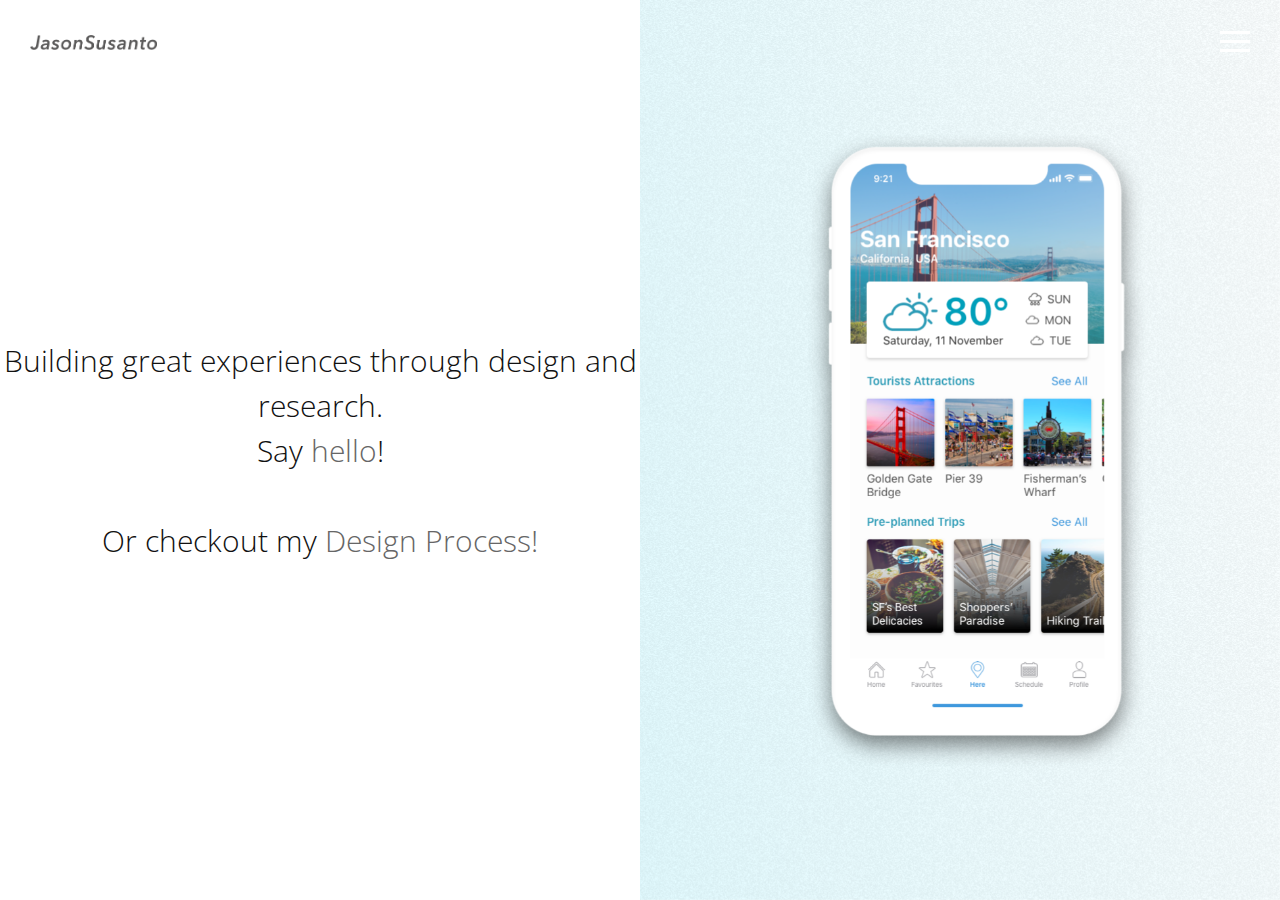
<file: index.html>
<!DOCTYPE html>
<html lang="en">
   <head>
      <meta charset="utf-8">
      <meta http-equiv="X-UA-Compatible" content="IE=edge">
      <meta name="viewport" content="width=device-width, initial-scale=1">
      <meta name="description" content="">
      <meta name="author" content="">
      <title>Jason Susanto | UX Design & Research</title>
      <link rel="icon" href="img/js_icon.png"/>
      <!-- Css -->
      <link href="css/bootstrap.css" rel="stylesheet">
      <link href="css/style.css" rel="stylesheet">
   </head>
   <body>
      <nav class="navbar navbar-default navbar-fixed-top">
         <div class="col-md-12">
            <div class="nav">
               <button class="btn-nav">
               <span class="icon-bar inverted top"></span>
               <span class="icon-bar inverted middle"></span>
               <span class="icon-bar inverted bottom"></span>
               </button>
            </div>
            <a class="navbar-brand" href="index.html">
            <img class="logo" src="img/js_logo_2.png" alt="logo">
            </a>
            <div class="nav-content hideNav hidden">
               <ul class="nav-list vcenter">
                  <li class="nav-item"><a class="item-anchor" href="index.html">Home</a></li>
                  <li class="nav-item"><a class="item-anchor" href="about.html">About Me</a></li>
                  <li class="nav-item"><a class="item-anchor" href="portfolio.html">Portfolio</a></li>
                  <li class="nav-item"><a class="item-anchor" href="contact.html">Contact</a></li>
               </ul>
            </div>
         </div>
      </nav>
      <!-- Header -->
      <div class="span12">
         <div class="col-md-6 no-gutter text-center fill">
            <h2 class="vcenter">Building great experiences through design and research. <br>
                Say <a href="contact.html">hello</a>!
            <br><br> 
            Or checkout my <a href="img/UXDesignProcess.pdf" target="_blank">Design Process!</a> 
        </h2>
            
         </div>
         <div class="col-md-6 no-gutter text-center">
            <div id="header" data-speed="2" data-type="background">
               <div id="headslide" class="carousel slide" data-ride="carousel">
                  <div class="carousel-inner" role="listbox">
                     <div class="item active">
                        <a href="portfolio.html"><img src="img/Travel.png" alt="Slide"></a>
                     </div>
                     <div class="item">
                        <a href="portfolio.html"><img src="img/Recipe.png" alt="Slide"></a>
                    </div>
                    <div class="item">
                        <a href="portfolio.html"><img src="img/RideHailing.png" alt="Slide"></a>
                    </div>
                    <div class="item">
                        <a href="portfolio.html"><img src="img/Books.png" alt="Slide"></a>
                    </div>
                     
                  </div>
               </div>
            </div>
         </div>
      </div>
      <div style="clear:both;"></div>
      <!-- script -->
      <script src="js/jquery.js"></script>
      <script src="js/bootstrap.min.js"></script>
      <script src="js/menu-color.js"></script>
      <script src="js/modernizr.js"></script>
      <script src="js/script.js"></script>
   </body>
</html>
</file>
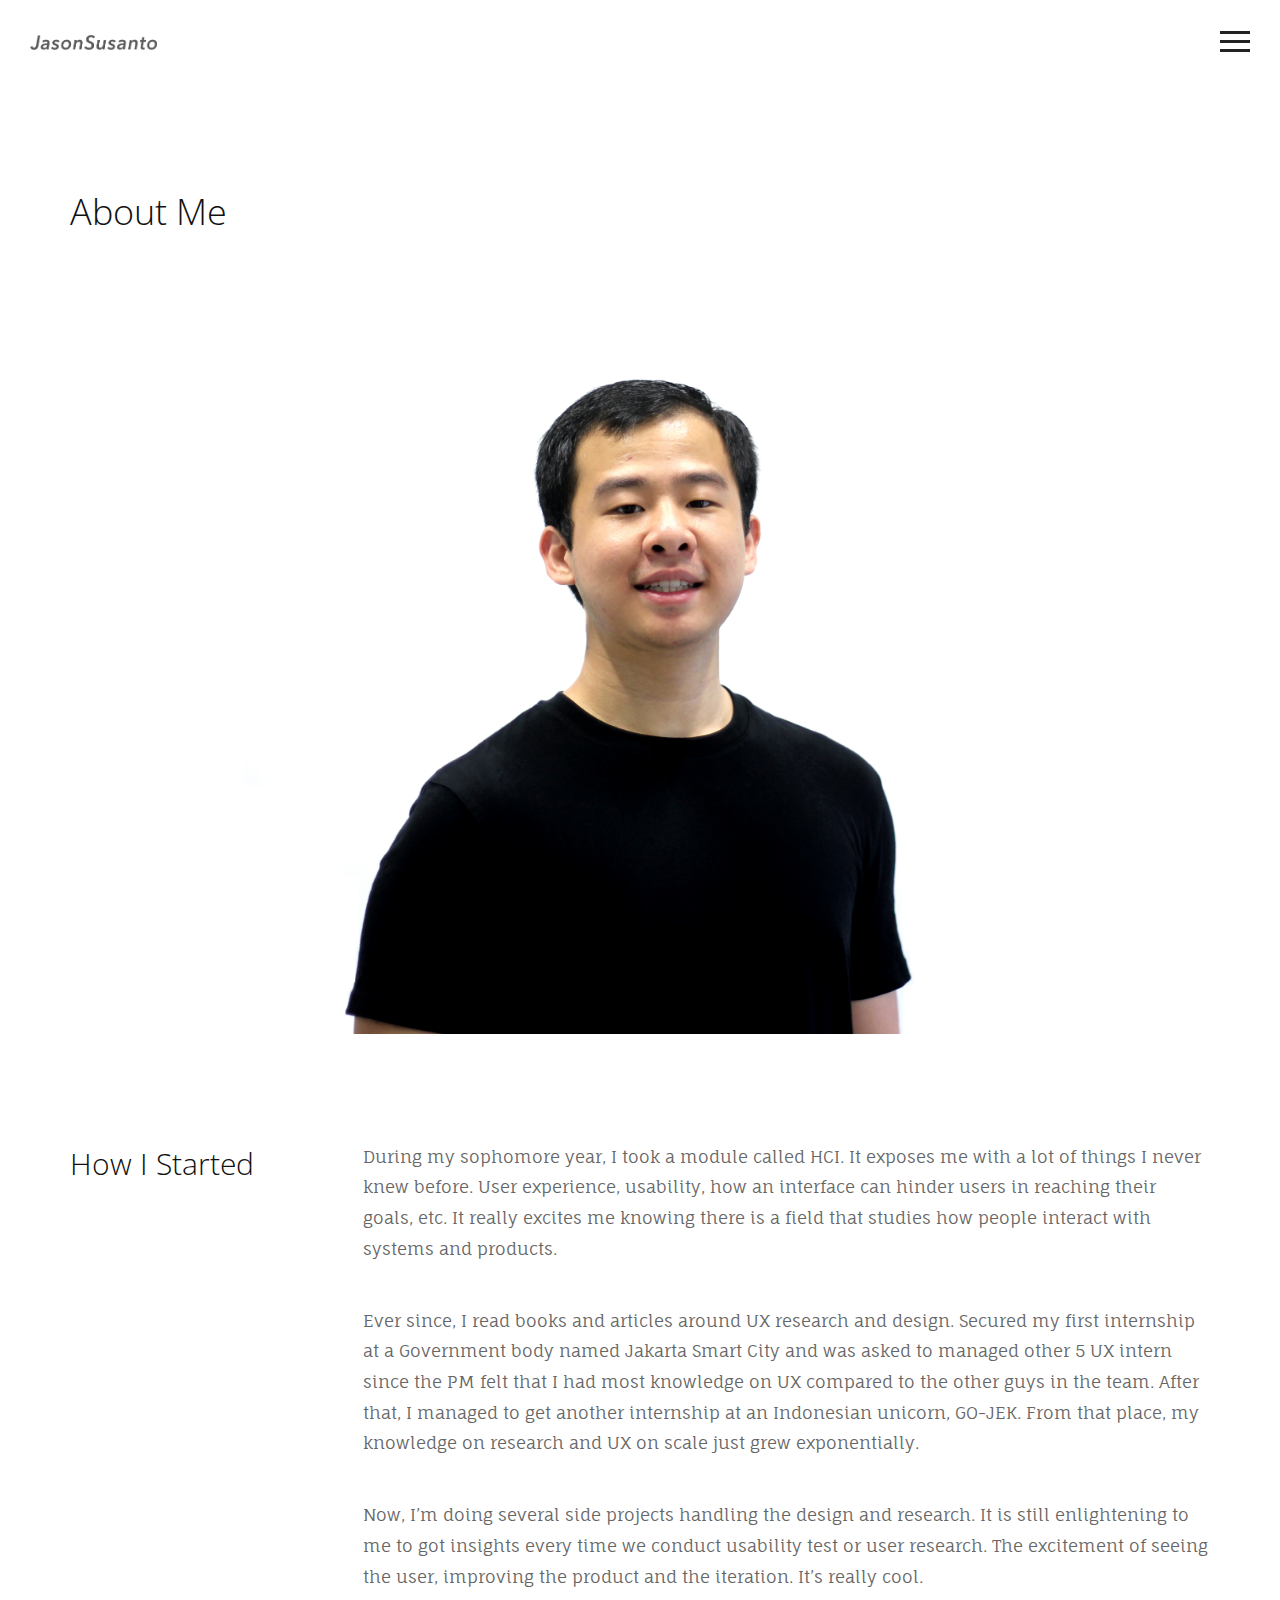
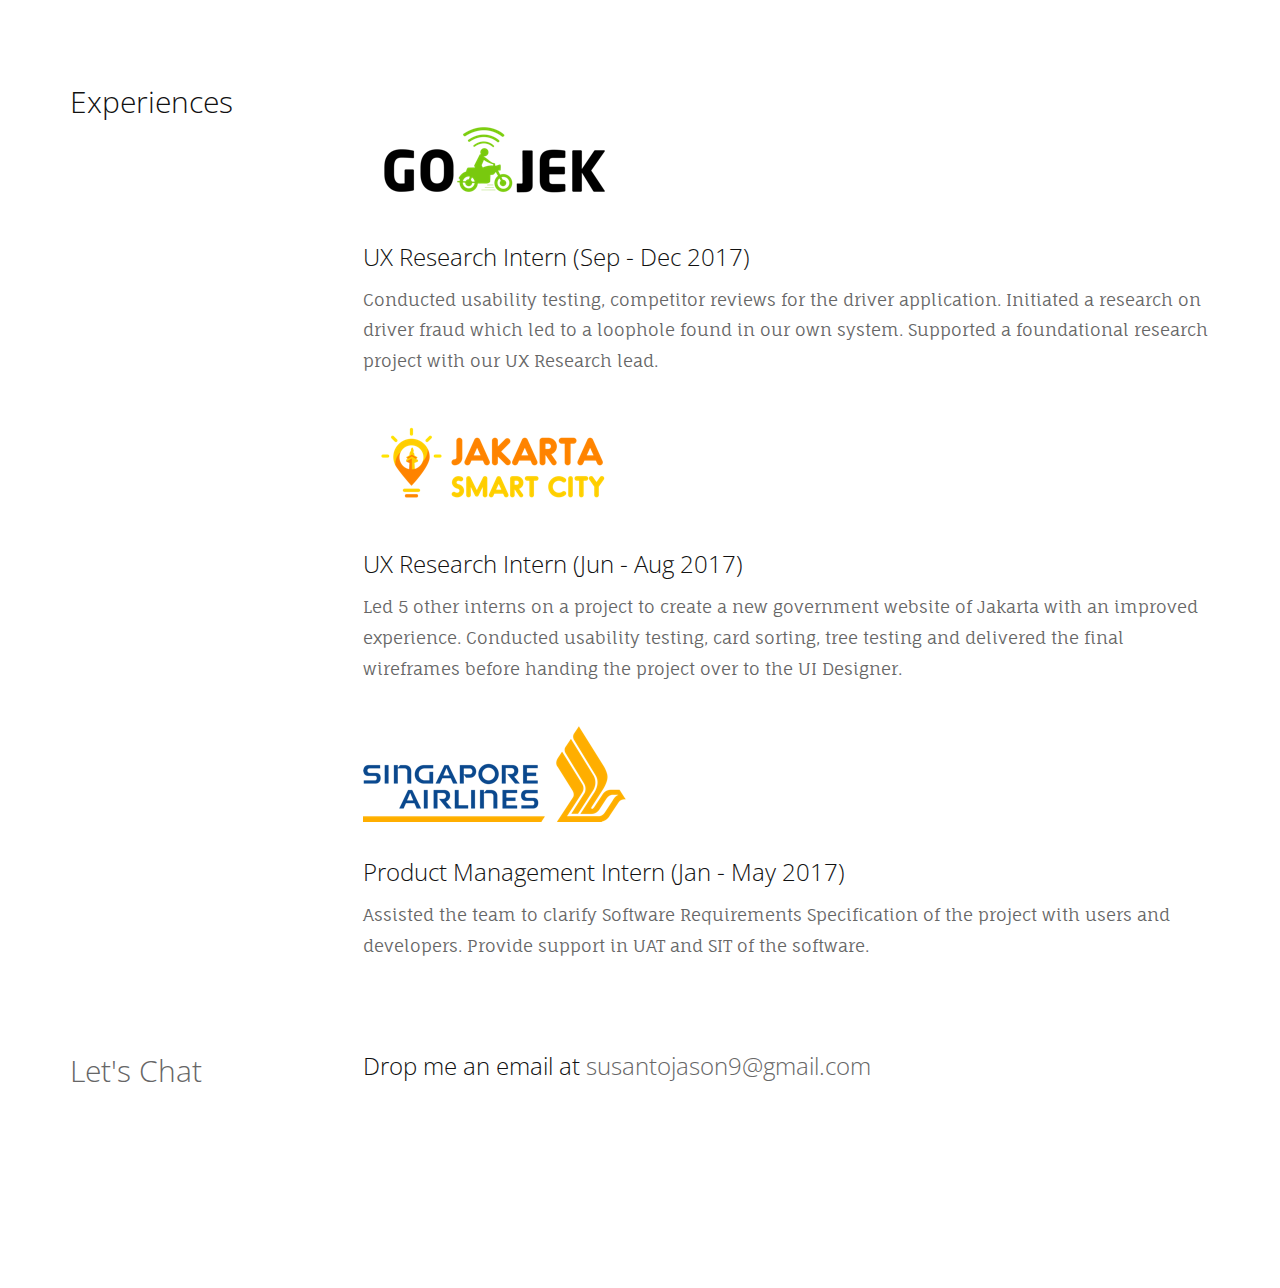
<file: about.html>
<!DOCTYPE html>
<html lang="en">
   <head>
      <meta charset="utf-8">
      <meta http-equiv="X-UA-Compatible" content="IE=edge">
      <meta name="viewport" content="width=device-width, initial-scale=1">
      <meta name="description" content="">
      <meta name="author" content="">
      <title>Jason Susanto | UX Design & Research</title>
      <link rel="icon" href="img/js_icon.png"/>
      <!-- Css -->
      <link href="css/bootstrap.css" rel="stylesheet">
      <link href="css/style.css" rel="stylesheet">
   </head>
   <body>
      <nav class="navbar navbar-default color-fill navbar-fixed-top">
         <div class="col-md-12">
            <div class="nav">
               <button class="btn-nav">
               <span class="icon-bar top"></span>
               <span class="icon-bar middle"></span>
               <span class="icon-bar bottom"></span>
               </button>
            </div>
            <a class="navbar-brand" href="index.html">
            <img class="logo" src="img/js_logo_2.png" alt="logo">
            </a>
            <div class="nav-content hideNav hidden">
               <ul class="nav-list vcenter">
                  <li class="nav-item"><a class="item-anchor" href="index.html">Home</a></li>
                  <li class="nav-item"><a class="item-anchor" href="about.html">About Me</a></li>
                  <li class="nav-item"><a class="item-anchor" href="portfolio.html">Portfolio</a></li>
                  <li class="nav-item"><a class="item-anchor" href="contact.html">Contact</a></li>
               </ul>
            </div>
         </div>
      </nav>
      <section id="about">
         <div class="container">
            <div class="row">
               <div class="col-md-12">
                  <h1>
                     About Me
                  </h1>
                  <br>
                  <img class="img-responsive margin-top-45" src="img/full_jason.png" alt="me">
               </div>
            </div>
            <br>
            <div class="row margin-top-45">
               <div class="col-md-3">
                  <h2>How I Started</h2>
               </div>
               <div class="col-md-9">
                  <p>
                    During my sophomore year, I took a module called HCI. It exposes me with a lot of things I never knew before. User experience, usability, how an interface can hinder users in reaching their goals, etc. It really excites me knowing there is a field that studies how people interact with systems and products. 
                  </p>
                  <br>
                  <p>  
                    Ever since, I read books and articles around UX research and design. Secured my first internship at a Government body named Jakarta Smart City and was asked to managed other 5 UX intern since the PM felt that I had most knowledge on UX compared to the other guys in the team. After that, I managed to get another internship at an Indonesian unicorn, GO-JEK. From that place, my knowledge on research and UX on scale just grew exponentially. 
                  </p>
                  <br>
                  <p>
                    Now, I’m doing several side projects handling the design and research. It is still enlightening to me to got insights every time we conduct usability test or user research. The excitement of seeing the user, improving the product and the iteration. It’s really cool. 
                  </p>
               </div>
            </div>
            <div class="row margin-top-45">
               <div class="col-md-3">
                  <h2>Experiences</h2>
               </div>
               <div class="col-md-9">
                  <img class="img-responsive" src="img/gojek.png" alt="me">
                <h3>UX Research Intern (Sep - Dec 2017)</h3>
                  <p>
                        Conducted usability testing, competitor reviews for the driver application. Initiated a research on driver fraud which led to a loophole found in our own system. Supported a foundational research project with our UX Research lead.
                  </p>
                  <img class="img-responsive" src="img/jsc.png" alt="me">
                <h3>UX Research Intern (Jun - Aug 2017)</h3>
                  <p>
                        Led 5 other interns on a project to create a new government website of Jakarta with an improved experience. Conducted usability testing, card sorting, tree testing and delivered the final wireframes before handing the project over to the UI Designer.
                  </p>
                  <img class="img-responsive" src="img/sq.png" alt="me">
                <h3>Product Management Intern (Jan - May 2017)</h3>
                  <p>
                    Assisted the team to clarify Software Requirements Specification of the project with users and developers. Provide support in UAT and SIT of the software.
                  </p>
               </div>  
            </div>
            <div class="row margin-top-45">
                    <div class="col-md-3">
                       <h2><a href="contact.html">Let's Chat</a></h2>
                    </div>
                    <div class="col-md-9">
                     <h3>Drop me an email at <a href="mailto:susantojason9@gmail.com">susantojason9@gmail.com</a></h3>
                    </div>  
                 </div>
            <!--<div class="row margin-top-45">
               <div class="col-md-3">
                  <h2>Skills</h2>
               </div>
               <div class="col-md-9">
                  <div class="row">
                     <div class="col-md-4">
                        <ul class="list-unstyled">
                           <h3>Bugatti</h3>
                           <li>Vogue</li>
                           <li>Class</li>
                           <li>Hollister</li>
                        </ul>
                     </div>
                     <div class="col-md-4">
                        <ul class="list-unstyled">
                           <li>Zara</li>
                           <li>Coca Cola</li>
                           <li>Ferrari</li>
                           <li>Mercedes Benz</li>
                        </ul>
                     </div>
                     <div class="col-md-4">
                        <ul class="list-unstyled">
                           <li>Tiger</li>
                           <li>Capcom</li>
                           <li>Zara Home</li>
                           <li>Martini</li>
                        </ul>
                     </div>
                  </div>
               </div>
            </div>-->
         </div>
      </section>
      <!-- script -->
      <script src="js/jquery.js"></script>
      <script src="js/bootstrap.min.js"></script>
      <script src="js/modernizr.js"></script>
      <script src="js/script.js"></script>
   </body>
</html>
</file>
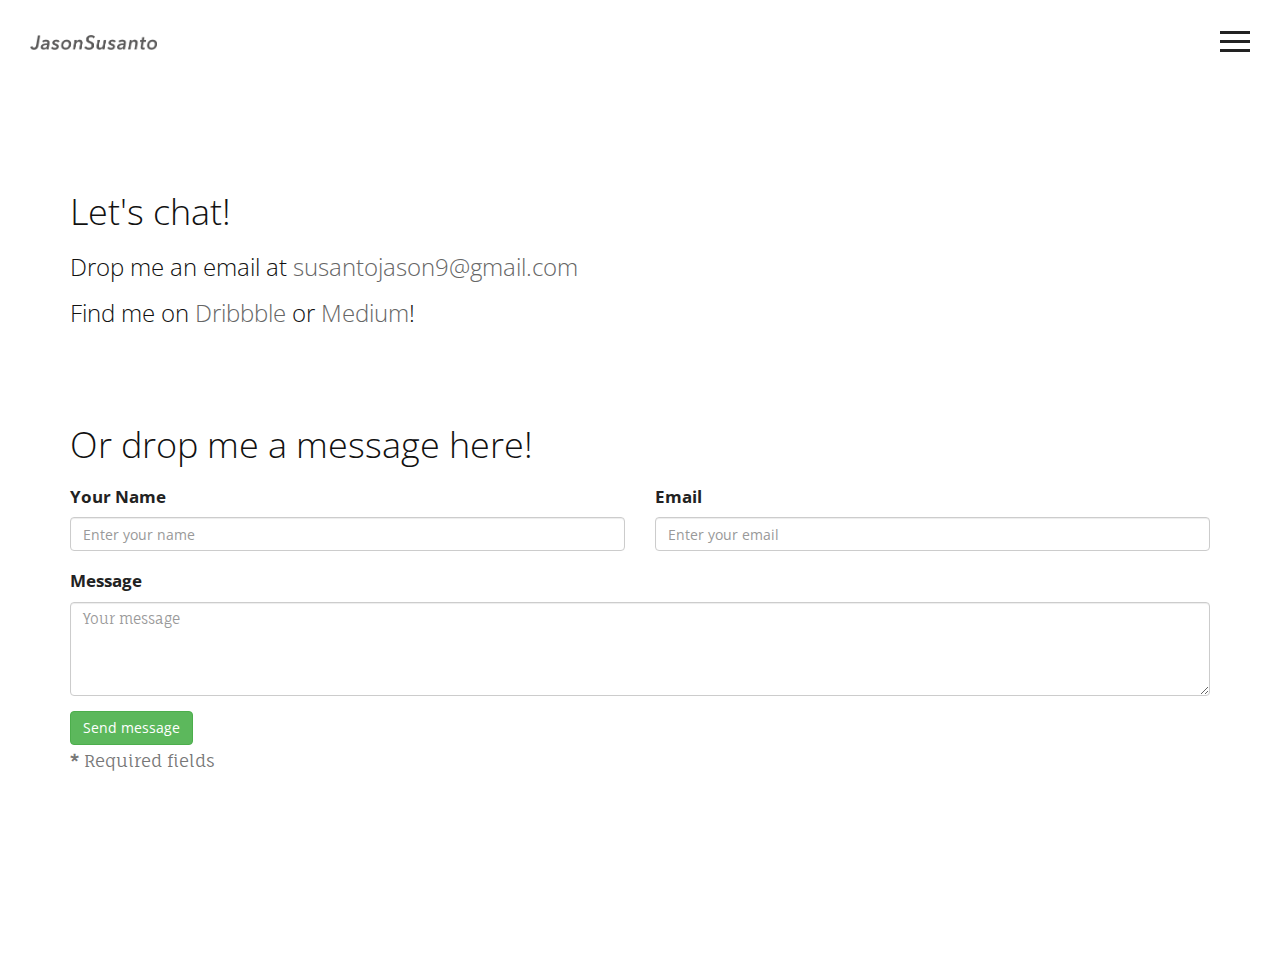
<file: contact.html>
<!DOCTYPE html>
<html lang="en">
   <head>
      <meta charset="utf-8">
      <meta http-equiv="X-UA-Compatible" content="IE=edge">
      <meta name="viewport" content="width=device-width, initial-scale=1">
      <meta name="description" content="">
      <meta name="author" content="">
      <title>Jason Susanto | UX Design & Research</title>
      <link rel="icon" href="img/js_icon.png"/>
      <!-- Css -->
      <link href="css/bootstrap.css" rel="stylesheet">
      <link href="css/style.css" rel="stylesheet">
      <link href="css/portfolio.style.css" rel="stylesheet">
   </head>
   <body>
      <nav class="navbar navbar-default color-fill navbar-fixed-top">
         <div class="col-md-12">
            <div class="nav">
               <button class="btn-nav">
               <span class="icon-bar top"></span>
               <span class="icon-bar middle"></span>
               <span class="icon-bar bottom"></span>
               </button>
            </div>
            <a class="navbar-brand" href="index.html">
            <img class="logo" src="img/js_logo_2.png" alt="logo">
            </a>
            <div class="nav-content hideNav hidden">
               <ul class="nav-list vcenter">
                  <li class="nav-item"><a class="item-anchor" href="index.html">Home</a></li>
                  <li class="nav-item"><a class="item-anchor" href="about.html">About Me</a></li>
                  <li class="nav-item"><a class="item-anchor" href="portfolio.html">Portfolio</a></li>
                  <li class="nav-item"><a class="item-anchor" href="contact.html">Contact</a></li>
               </ul>
            </div>
         </div>
      </nav>
      <section>
         <div class="container">
            <div class="row">
               <div class="col-md-12">
                  <h1>
                     Let's chat!<br>
                  </h1>
                  <h3>Drop me an email at <a href="mailto:susantojason9@gmail.com">susantojason9@gmail.com</a></h3>
                  <h3>Find me on <a href="http://www.dribbble.com/jsusanto">Dribbble</a> or <a href="http://www.medium.com/@jsusanto9">Medium</a>!</h3>
               </div>
            </div>
            <!--<div class="row margin-top-45">
               <div class="col-md-12">
                  <img class="img-responsive margin-top-45" src="img/5.jpg" alt="me">
               </div>
            </div>-->

            <!--START FORM-->
            <div class="row margin-top-45">
                    <div class="col-md-12">
            <h1>
                Or drop me a message here!<br>
             </h1>
            <form id="contact-form" method="post" action="https://docs.google.com/forms/d/e/1FAIpQLSf6itqVPYmkR1pZTHV3SMAuW7MUrHS6U1xxpVDau6WQ-1cu_w/formResponse" role="form">

                <div class="messages"></div>
            
                <div class="controls custom-input">
            
                    <div class="row ">
                        <div class="col-md-6">
                            <div class="form-group">
                                <label for="form_name">Your Name</label>
                                <input id="form_name" type="text" name="entry.1765209365" class="form-control" placeholder="Enter your name" required="required" data-error="Firstname is required.">
                                <div class="help-block with-errors"></div>
                            </div>
                        </div>
                        <div class="col-md-6">
                            <div class="form-group">
                                <label for="form_email">Email</label>
                                <input id="form_email" type="email" name="entry.1067525464" class="form-control" placeholder="Enter your email" required="required" data-error="Valid email is required.">
                                <div class="help-block with-errors"></div>
                            </div>
                        </div>
                    </div>
                    <div class="row">
                        <div class="col-md-12">
                            <div class="form-group">
                                <label for="form_message">Message</label>
                                <textarea id="form_message" name="entry.1085241164" class="form-control" placeholder="Your message" rows="4" required="required" data-error="Please, leave us a message."></textarea>
                                <div class="help-block with-errors"></div>
                            </div>
                        </div>
                        <div class="col-md-12">
                            <input type="submit" class="btn btn-success btn-send" value="Send message">
                        </div>
                    </div>
                    <div class="row">
                        <div class="col-md-12">
                            <p class="text-muted">
                                <strong>*</strong> Required fields
                        </div>
                    </div>
                </div>
            </form>
            </div>
        </div>
            <!--END FORM-->
            
         </div>
         </div>
      </section>
      <!-- script -->
      <script src="js/jquery.js"></script>
      <script src="js/bootstrap.min.js"></script>
      <script src="js/modernizr.js"></script>
      <script src="js/script.js"></script>
   </body>
</html>
</file>
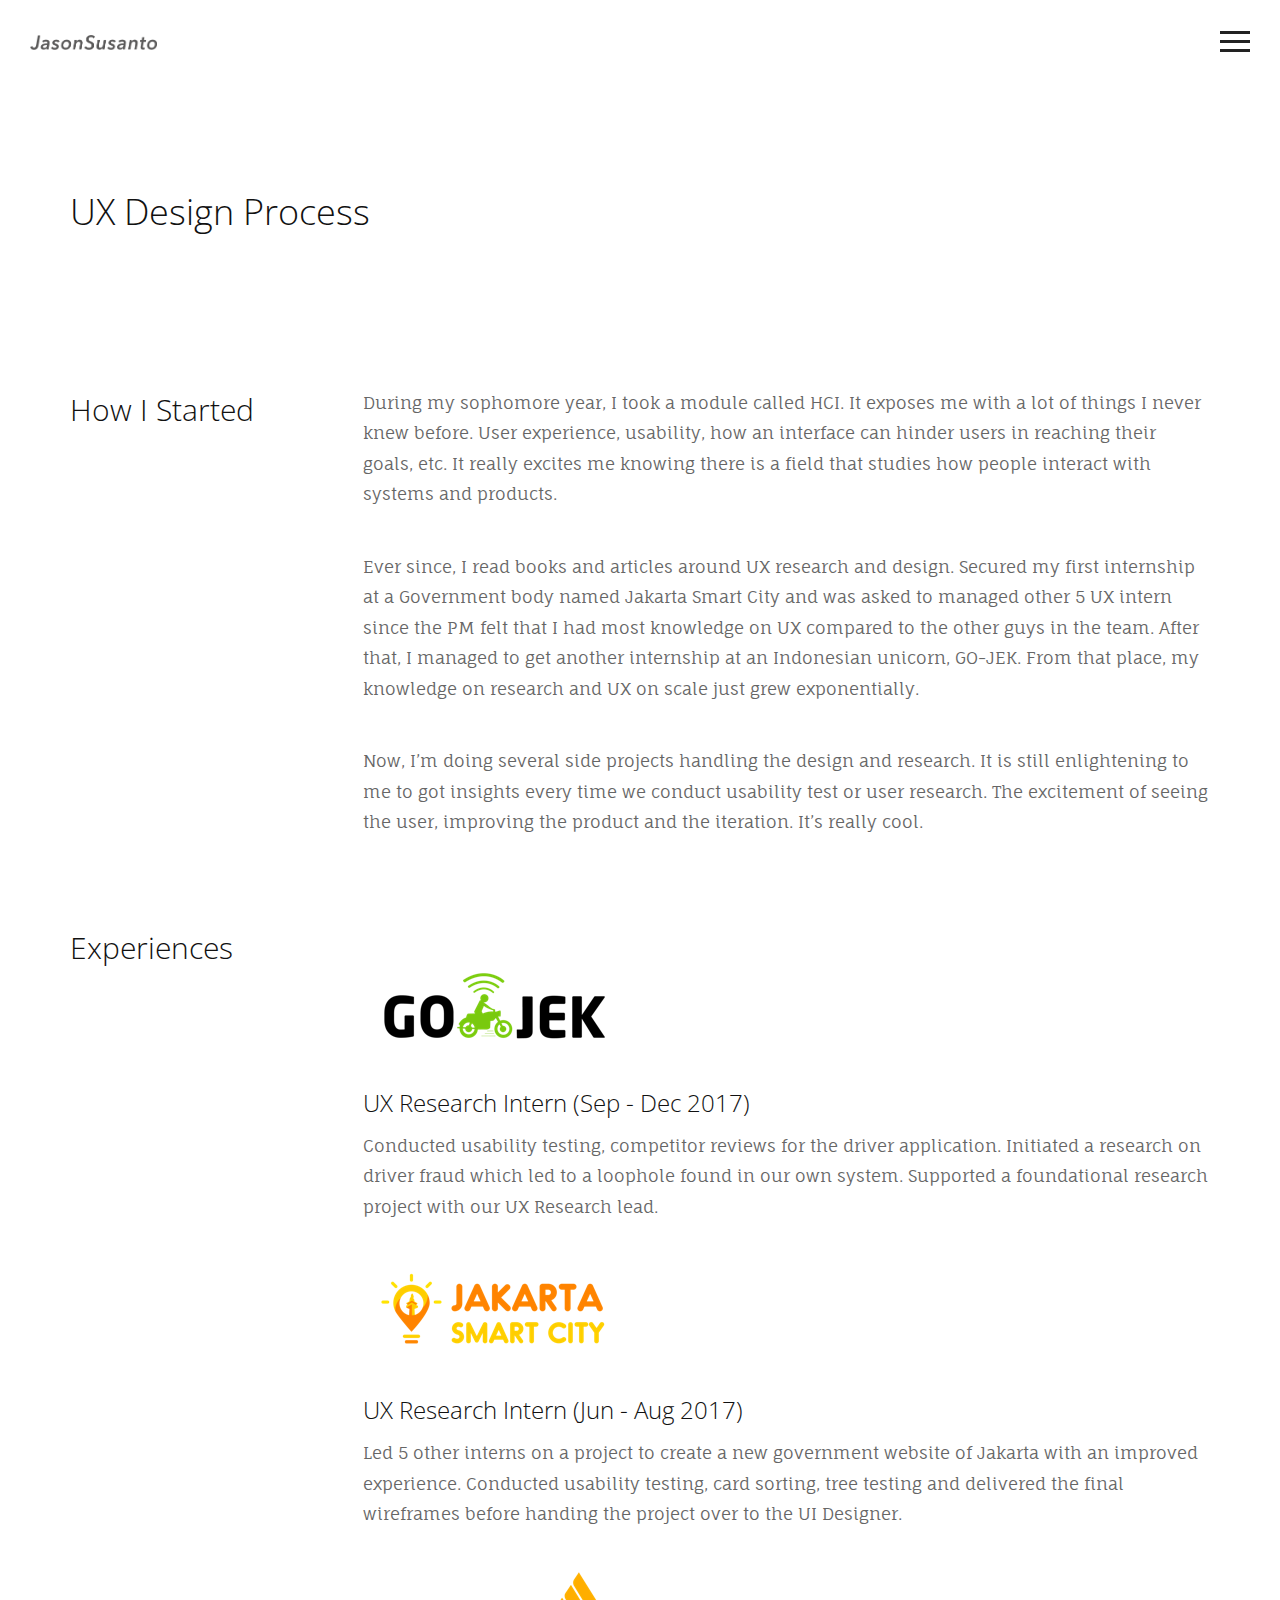
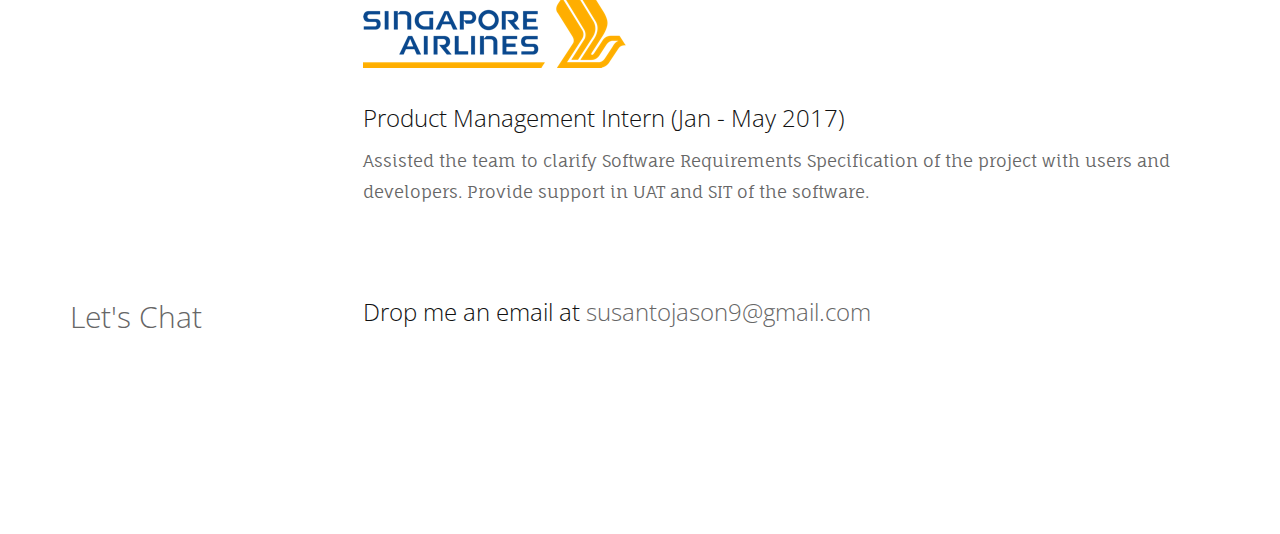
<file: designprocess.html>
<!DOCTYPE html>
<html lang="en">
   <head>
      <meta charset="utf-8">
      <meta http-equiv="X-UA-Compatible" content="IE=edge">
      <meta name="viewport" content="width=device-width, initial-scale=1">
      <meta name="description" content="">
      <meta name="author" content="">
      <title>Jason Susanto | UX Design & Research</title>
      <link rel="icon" href="img/js_icon.png"/>
      <!-- Css -->
      <link href="css/bootstrap.css" rel="stylesheet">
      <link href="css/style.css" rel="stylesheet">
   </head>
   <body>
      <nav class="navbar navbar-default color-fill navbar-fixed-top">
         <div class="col-md-12">
            <div class="nav">
               <button class="btn-nav">
               <span class="icon-bar top"></span>
               <span class="icon-bar middle"></span>
               <span class="icon-bar bottom"></span>
               </button>
            </div>
            <a class="navbar-brand" href="index.html">
            <img class="logo" src="img/js_logo_2.png" alt="logo">
            </a>
            <div class="nav-content hideNav hidden">
               <ul class="nav-list vcenter">
                  <li class="nav-item"><a class="item-anchor" href="index.html">Home</a></li>
                  <li class="nav-item"><a class="item-anchor" href="about.html">About Me</a></li>

                  <li class="nav-item"><a class="item-anchor" href="portfolio.html">Portfolio</a></li>
                  <li class="nav-item"><a class="item-anchor" href="contact.html">Contact</a></li>
               </ul>
            </div>
         </div>
      </nav>
      <section id="about">
         <div class="container">
            <div class="row">
               <div class="col-md-12">
                  <h1>
                     UX Design Process
                  </h1>
                  <br>
               </div>
            </div>
            <br>
            <div class="row margin-top-45">
               <div class="col-md-3">
                  <h2>How I Started</h2>
               </div>
               <div class="col-md-9">
                  <p>
                    During my sophomore year, I took a module called HCI. It exposes me with a lot of things I never knew before. User experience, usability, how an interface can hinder users in reaching their goals, etc. It really excites me knowing there is a field that studies how people interact with systems and products. 
                  </p>
                  <br>
                  <p>  
                    Ever since, I read books and articles around UX research and design. Secured my first internship at a Government body named Jakarta Smart City and was asked to managed other 5 UX intern since the PM felt that I had most knowledge on UX compared to the other guys in the team. After that, I managed to get another internship at an Indonesian unicorn, GO-JEK. From that place, my knowledge on research and UX on scale just grew exponentially. 
                  </p>
                  <br>
                  <p>
                    Now, I’m doing several side projects handling the design and research. It is still enlightening to me to got insights every time we conduct usability test or user research. The excitement of seeing the user, improving the product and the iteration. It’s really cool. 
                  </p>
               </div>
            </div>
            <div class="row margin-top-45">
               <div class="col-md-3">
                  <h2>Experiences</h2>
               </div>
               <div class="col-md-9">
                  <img class="img-responsive" src="img/gojek.png" alt="me">
                <h3>UX Research Intern (Sep - Dec 2017)</h3>
                  <p>
                        Conducted usability testing, competitor reviews for the driver application. Initiated a research on driver fraud which led to a loophole found in our own system. Supported a foundational research project with our UX Research lead.
                  </p>
                  <img class="img-responsive" src="img/jsc.png" alt="me">
                <h3>UX Research Intern (Jun - Aug 2017)</h3>
                  <p>
                        Led 5 other interns on a project to create a new government website of Jakarta with an improved experience. Conducted usability testing, card sorting, tree testing and delivered the final wireframes before handing the project over to the UI Designer.
                  </p>
                  <img class="img-responsive" src="img/sq.png" alt="me">
                <h3>Product Management Intern (Jan - May 2017)</h3>
                  <p>
                    Assisted the team to clarify Software Requirements Specification of the project with users and developers. Provide support in UAT and SIT of the software.
                  </p>
               </div>  
            </div>
            <div class="row margin-top-45">
                    <div class="col-md-3">
                       <h2><a href="contact.html">Let's Chat</a></h2>
                    </div>
                    <div class="col-md-9">
                     <h3>Drop me an email at <a href="mailto:susantojason9@gmail.com">susantojason9@gmail.com</a></h3>
                    </div>  
                 </div>
            <!--<div class="row margin-top-45">
               <div class="col-md-3">
                  <h2>Skills</h2>
               </div>
               <div class="col-md-9">
                  <div class="row">
                     <div class="col-md-4">
                        <ul class="list-unstyled">
                           <h3>Bugatti</h3>
                           <li>Vogue</li>
                           <li>Class</li>
                           <li>Hollister</li>
                        </ul>
                     </div>
                     <div class="col-md-4">
                        <ul class="list-unstyled">
                           <li>Zara</li>
                           <li>Coca Cola</li>
                           <li>Ferrari</li>
                           <li>Mercedes Benz</li>
                        </ul>
                     </div>
                     <div class="col-md-4">
                        <ul class="list-unstyled">
                           <li>Tiger</li>
                           <li>Capcom</li>
                           <li>Zara Home</li>
                           <li>Martini</li>
                        </ul>
                     </div>
                  </div>
               </div>
            </div>-->
         </div>
      </section>
      <!-- script -->
      <script src="js/jquery.js"></script>
      <script src="js/bootstrap.min.js"></script>
      <script src="js/modernizr.js"></script>
      <script src="js/script.js"></script>
   </body>
</html>
</file>
<file: css/style.css>
@import url(https://fonts.googleapis.com/css?family=Open+Sans:400,300);
@import 'https://fonts.googleapis.com/css?family=Fauna+One';

/*---------- Global Style ----------*/

body {
    color: #222;
    font-family: 'Fauna One', serif;
    font-size: 17px;
    line-height: 1.8!important;
}
html {
    overflow-x: hidden;
}
h1,
h2,
h3,
h4,
h5,
h6 {
    font-family: 'Open Sans', sans-serif;
    font-weight: 200;
    color: #111;
    line-height: 1.5em;
    margin-top: 0;
}
p {
    font-family: 'Fauna One', serif;
    font-weight: 300;
    margin-top: 1px;
}
p,
ul,
li {
    color: #666;
}
section {
    padding-top: 185px;
    padding-bottom: 185px;
}
.no-gutter {
    padding-right: 0;
    padding-left: 0;
}
a,
a:link {
    color: #666;
}
a:hover,
a:focus,
a:visited {
    color: #666;
    text-decoration: none;
}
.vcenter {
    position: relative;
    top: 50%;
    transform: translateY(-50%);
    -webkit-transform: translateY(-50%);
    -ms-transform: translateY(-50%);
}
.fill {
    height: 100vh;
}
.margin-top-05 {
    margin-top: 0.5em;
}
.margin-top-10 {
    margin-top: 1.0em;
}
.margin-top-15 {
    margin-top: 1.5em;
}
.margin-top-20 {
    margin-top: 2.0em;
}
.margin-top-25 {
    margin-top: 2.5em;
}
.margin-top-30 {
    margin-top: 3.0em;
}
.margin-top-35 {
    margin-top: 3.5em;
}
.margin-top-40 {
    margin-top: 4.0em;
}
.margin-top-45 {
    margin-top: 4.5em;
}

/*---------- Navbar ----------*/

.nav {
    position: relative;
    width: auto;
    display: inline-block;
    border: none;
    float: right;
    z-index: 99999;
}
.navbar-fixed-top {
    padding-top: 10px;
}
.navbar-brand {
    padding-top: 25px;
}
.navbar-brand > img {
    max-width: 127px;
    z-index: 9999;
}
@media (max-width: 768px) {
    .navbar-brand {
        padding-left: 0px;
    }
}
.navbar-default {
    background-color: transparent;
    border-color: transparent;
}
.navbar-default.color-fill {
    background-color: #fff;
    border-color: transparent;
}
.btn-nav {
    background: transparent;
    border: none;
    padding: 15px;
    -webkit-transition: all .5s ease;
    -moz-transition: all .5s ease;
    -ms-transition: all .5s ease;
    -o-transition: all .5s ease;
    transition: all .5s ease;
    cursor: pointer;
    z-index: 99999;
}
@media (max-width: 768px) {
    .btn-nav {
        padding: 15px 0;
    }
}
.btn-nav:focus {
    outline: 0;
}
.icon-bar {
    display: block;
    margin: 6px 0;
    width: 30px;
    height: 3px;
    background-color: #222;
}
.icon-bar.inverted {
    background-color: #fff;
}
@media (max-width: 992px) {
    .icon-bar.inverted {
        background-color: #222;
    }
}
.opaque {
    background-color: #fff!important;
}
.btn-nav:hover .icon-bar {
    -webkit-transition: all 1s ease;
    -moz-transition: all 1s ease;
    -ms-transition: all 1s ease;
    -o-transition: all 1s ease;
    transition: all 1s ease;
    background-color: #555;
}
.nav-content {
    position: fixed;
    top: -100%;
    bottom: 0;
    left: 0;
    right: 0;
    background-color: rgba(255, 255, 255, 1);
    display: block;
    height: 100%;
    z-index: 9;
}
.nav-list {
    list-style: none;
    padding: 0;
    position: relative;
}
.item-anchor {
    color: #fff;
    font-size: 30px;
    font-weight: 100;
    position: relative;
    text-decoration: none;
    padding: 10px;
}
.item-anchor:hover,
.item-anchor:focus {
    color: #ffffff;
    -webkit-transition: all 1s ease;
    -moz-transition: all 1s ease;
    -ms-transition: all 1s ease;
    -o-transition: all 1s ease;
    transition: all 1s ease;
}
.item-anchor:hover:after,
.item-anchor:focus:after {
    width: 100%;
    background: #f7f7f7;
    -webkit-transition: all 1s ease;
    -moz-transition: all 1s ease;
    -ms-transition: all 1s ease;
    -o-transition: all 1s ease;
    transition: all 1s ease;
}
.nav-item {
    font-family: 'Open Sans', sans-serif;
    margin: 10px auto;
    text-align: center;
    color: #222;
}
.nav-item a:link,
.nav-item a:hover,
.nav-item a:focus {
    color: #222;
}
.nav-item a:hover,
.nav-item a:focus {
    border-bottom: 2px solid #222;
}
.animated {
    display: block;
    margin: 0 auto;
}
.animated:hover .icon-bar,
.animated:focus .icon-bar {
    background-color: #fff;
}
.animated:focus {
    cursor: pointer;
    z-index: 9999;
}
.middle {
    margin: 0 auto;
}
.icon-bar {
    -webkit-transition: all .7s ease;
    -moz-transition: all .7s ease;
    -ms-transition: all .7s ease;
    -o-transition: all .7s ease;
    transition: all .7s ease;
    z-index: 999999;
}
.animated .icon-bar {
    z-index: 999999;
    background-color: #222!important;
}
.animated .top {
    -webkit-transform: translateY(7px) rotateZ(45deg);
    -moz-transform: translateY(7px) rotateZ(45deg);
    -ms-transform: translateY(7px) rotateZ(45deg);
    -o-transform: translateY(7px) rotateZ(45deg);
    transform: translateY(7px) rotateZ(45deg);
}
.animated .bottom {
    -webkit-transform: translateY(-11px) rotateZ(-45deg);
    -moz-transform: translateY(-11px) rotateZ(-45deg);
    -ms-transform: translateY(-11px) rotateZ(-45deg);
    -o-transform: translateY(-11px) rotateZ(-45deg);
    transform: translateY(-11px) rotateZ(-45deg);
}
.animated .middle {
    width: 0;
}
@keyframes showNav {
    from {
        top: -100%;
    }
    to {
        top: 0;
    }
}
@-webkit-keyframes showNav {
    from {
        top: -100%;
    }
    to {
        top: 0;
    }
}
@-moz-keyframes showNav {
    from {
        top: -100%;
    }
    to {
        top: 0;
    }
}
@-o-keyframes showNav {
    from {
        top: -100%;
    }
    to {
        top: 0;
    }
}
.showNav {
    -webkit-animation: showNav 1s ease forwards;
    -moz-animation: showNav 1s ease forwards;
    -o-animation: showNav 1s ease forwards;
    animation: showNav 1s ease forwards;
}
@keyframes hideNav {
    from {
        top: 0;
    }
    to {
        top: -100%;
    }
}
@-webkit-keyframes hideNav {
    from {
        top: 0;
    }
    to {
        top: -100%;
    }
}
@-moz-keyframes hideNav {
    from {
        top: 0;
    }
    to {
        top: -100%;
    }
}
@-o-keyframes hideNav {
    from {
        top: 0;
    }
    to {
        top: -100%;
    }
}
.hideNav {
    -webkit-animation: hideNav 1s ease forwards;
    -moz-animation: hideNav 1s ease forwards;
    -o-animation: hideNav 1s ease forwards;
    animation: hideNav 1s ease forwards;
}
.hidden {
    display: none;
}

/*---------- Menu Icon Animation ----------*/

.navbar-toggle * {
    -ms-transition: all 0.4s ease;
    -webkit-transition: all 0.4s ease;
    -moz-transition: all 0.4s ease;
    -o-transition: all 0.4s ease;
    transition: all 0.4s ease;
}
.navbar-toggle {
    border: medium none;
    border-radius: 0;
    color: #fff;
    cursor: pointer;
    height: 50px;
    padding: 16px;
    width: 50px;
    float: right;
    margin-top: 0px;
    margin-bottom: 0px;
}
.navbar-default .navbar-toggle:hover,
.navbar-default .navbar-toggle:focus {
    background-color: #fff;
}
.navbar-default .navbar-toggle,
.navbar-default .navbar-collapse,
.navbar-default .navbar-form {
    border-color: #fff;
}
.navbar-toggle span {
    width: 25px;
    height: 3px;
    margin-bottom: 5px;
    background-color: #222;
    display: block;
}
.navbar-toggle span.bar1 {
    -ms-transform: rotate(45deg);
    -webkit-transform: rotate(45deg);
    -moz-transform: rotate(45deg);
    -o-transform: rotate(45deg);
    transform: rotate(45deg);
    -ms-transform-origin: 1px 3px;
    -webkit-transform-origin: 1px 3px;
    -moz-transform-origin: 1px 3px;
    -o-transform-origin: 1px 3px;
    transform-origin: 1px 3px;
    width: 31px;
}
.navbar-toggle span.bar2 {
    -ms-transform: rotate(-360deg) scale(0);
    -webkit-transform: rotate(-360deg) scale(0);
    -moz-transform: rotate(-360deg) scale(0);
    -o-transform: rotate(-360deg) scale(0);
    transform: rotate(-360deg) scale(0);
}
.navbar-toggle span.bar3 {
    -ms-transform: rotate(-45deg);
    -webkit-transform: rotate(-45deg);
    transform: rotate(-45deg);
    -ms-transform-origin: 8px 2px;
    -webkit-transform-origin: 8px 2px;
    transform-origin: 8px 2px;
    width: 31px;
}
.navbar-toggle.collapsed span.bar1,
.navbar-toggle.collapsed span.bar2,
.navbar-toggle.collapsed span.bar3,
.navbar-toggle.collapsed span.bar4 {
    -ms-transform: none;
    -webkit-transform: none;
    transform: none;
    width: 30px;
}

/*---------- Header ----------*/

#header {
    height: 50%;
    margin: 0 auto;
    position: relative;
    color: #fff;
    text-align: center;
    background-size: cover;
}
#headslide {
    position: relative;
}
#headslide .img-responsive,
#headslide .thumbnail > img,
#headslide .thumbnail a > img,
#headslide .carousel-inner > .item > img,
#headslide .carousel-inner > .item > a > img {
    height: 100vh;
    max-width: none;
    object-fit: cover;
    width: 100%;
}
#header h1,
#header p {
    color: #fff;
}
#header h1 {
    font-size: 3.5em;
}
#header p {
    font-size: 1.5em;
}

/*---------- Portfolio ----------*/

#portfolio {
    padding-top: 185px;
}
.background-image-holder {
    background-attachment: scroll;
    background-clip: border-box;
    background-origin: padding-box;
    background-position: 50% 50% !important;
    background-repeat: repeat;
    background-size: cover !important;
    height: 100%;
    left: 0;
    top: 0;
    transition: all 0.3s ease 0s;
    width: 100%;
    z-index: 1;
}
.background-image {
    height: 100%;
    width: 100%;
    object-fit: cover;
}
.square-thumbs li {
    height: 285px;
}
.lightbox-grid li {
    padding: 8px;
    float: left;
    opacity: 1;
    transition: all 0.3s ease 0s;
}
@media (max-width: 992px) {
    .lightbox-grid li  {
        padding: 8px 0;
    }
}
.lightbox-grid,
.lightbox-grid ul,
.lightbox-grid li {
    overflow: hidden;
    position: relative;
}
.portfolio-sorting {
    padding-left: 15px;
    font-family: 'Open Sans', sans-serif;
}
.portfolio-sorting li a:hover,
.portfolio-sorting li a.active {
    border-bottom: 2px solid #222;
}
.portfolio-item {
    margin-bottom: 30px;
}
.item {
    height: 100vh;
}
.item img {
    width: 100%;
    height: 100vh!important;
    object-fit: cover;
}
</file>
<file: css/portfolio.style.css>
.custom-input label,
.custom-input input {
    font-family: 'Open Sans', sans-serif;
}
</file>
